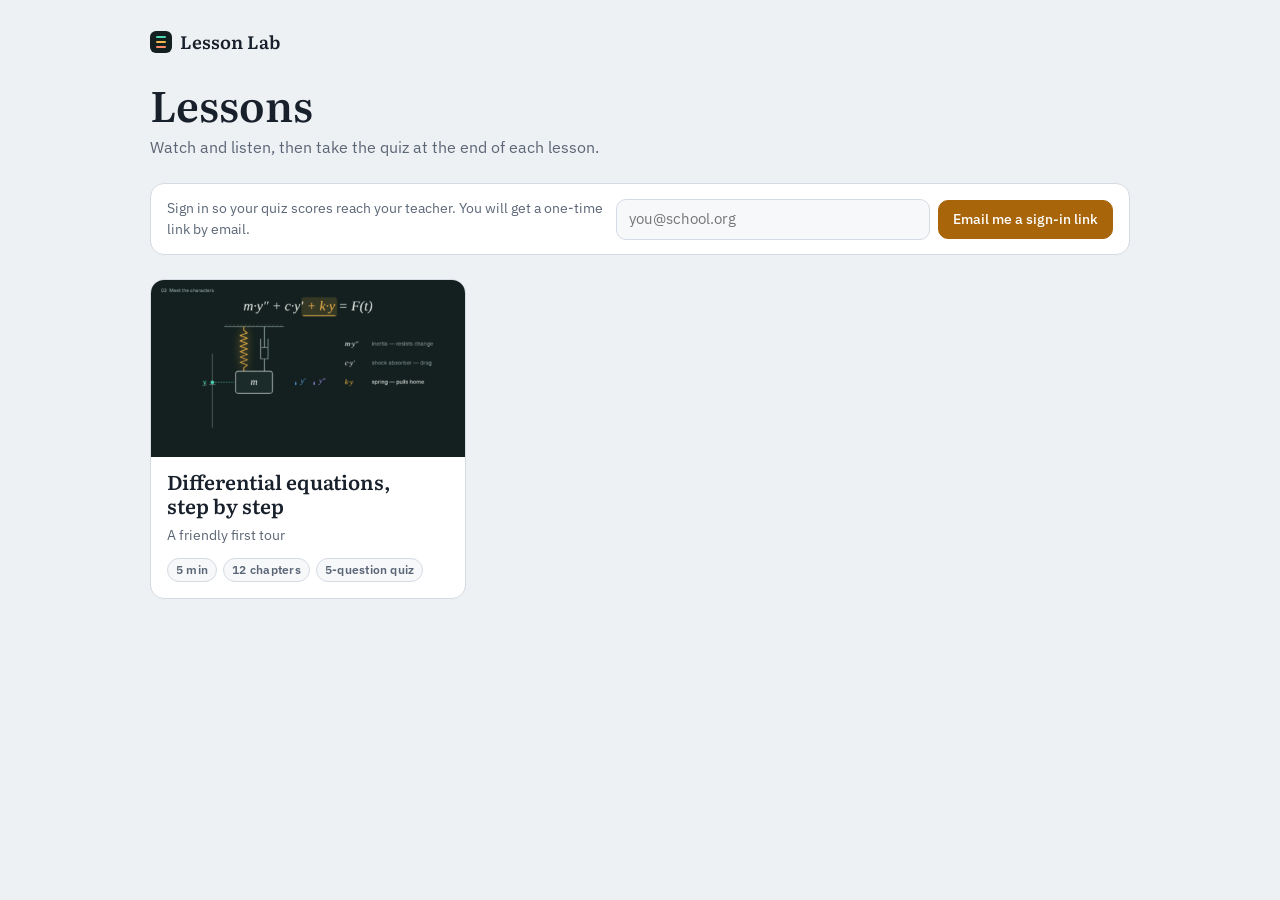
<file: index.html>
<!doctype html>
<html lang="en">
<head>
<meta charset="utf-8">
<meta name="viewport" content="width=device-width, initial-scale=1, viewport-fit=cover">
<title>Lessons</title>
<link rel="preconnect" href="https://fonts.googleapis.com">
<link rel="preconnect" href="https://fonts.gstatic.com" crossorigin>
<link rel="stylesheet" href="https://fonts.googleapis.com/css2?family=IBM+Plex+Sans:wght@400;500;600&family=Literata:opsz,wght@7..72,400;7..72,600&family=STIX+Two+Text:ital,wght@0,400;0,600;1,400&display=swap">
<link rel="stylesheet" href="shared/theme.css">
<link rel="stylesheet" href="shared/student.css">
<script src="config.js"></script>
</head>
<body>
<main class="page">
  <div class="topbar">
    <a class="wordmark" href="./"><i></i><span id="siteName">Lesson Lab</span></a>
    <span id="who" class="muted"></span>
  </div>
  <section class="hero">
    <h1 id="title">Lessons</h1>
    <p id="intro">Watch and listen, then take the quiz at the end of each lesson.</p>
  </section>
  <section class="account" id="account" hidden></section>
  <section class="grid" id="grid"></section>
</main>
<script src="shared/students.js"></script>
<script>
const S = window.LessonStudents, cfg = window.LESSON_LAB_CONFIG || {};
const $ = id => document.getElementById(id);
const el = (t, c, x) => { const e = document.createElement(t); if (c) e.className = c; if (x != null) e.textContent = x; return e; };
if (cfg.siteTitle) { $('title').textContent = cfg.siteTitle; document.title = cfg.siteTitle; }
if (cfg.siteIntro) $('intro').textContent = cfg.siteIntro;
if (cfg.teacherName) $('siteName').textContent = cfg.teacherName;

async function renderAccount() {
  const box = $('account'); box.textContent = '';
  if (!S.enabled) { box.hidden = true; return; }
  box.hidden = false;
  const err = S.takeAuthError();
  const u = await S.user();
  if (!u) {
    box.append(el('p', 'note', err ? `That sign-in link didn't work (${err}). Request a new one.` : 'Sign in so your quiz scores reach your teacher. You will get a one-time link by email.'));
    const f = el('form'); const inp = el('input'); inp.type = 'email'; inp.required = true; inp.placeholder = 'you@school.org'; inp.id = 'email'; inp.setAttribute('aria-label', 'Email');
    const b = el('button', 'btn primary', 'Email me a sign-in link'); f.append(inp, b);
    f.onsubmit = async e => { e.preventDefault(); b.disabled = true;
      try { await S.sendLink(inp.value.trim()); box.textContent = ''; box.append(el('p', 'note', `Check ${inp.value.trim()} for a sign-in link, and open it on this device.`)); }
      catch (x) { b.disabled = false; f.append(el('span', 'tag bad', x.message)); } };
    box.append(f); $('who').textContent = '';
    return;
  }
  if (!u.name) {
    box.append(el('p', 'note', 'One more step: tell your teacher who you are.'));
    const f = el('form'); const n = el('input'); n.required = true; n.placeholder = 'Your name'; n.id = 'name'; n.setAttribute('aria-label', 'Your name');
    const c = el('input'); c.placeholder = 'Class code (if you have one)'; c.id = 'classCode'; c.setAttribute('aria-label', 'Class code');
    const b = el('button', 'btn primary', 'Save'); f.append(n, c, b);
    f.onsubmit = async e => { e.preventDefault(); b.disabled = true; try { await S.saveProfile(n.value.trim(), c.value.trim()); renderAccount(); } catch (x) { b.disabled = false; f.append(el('span', 'tag bad', x.message)); } };
    box.append(f); return;
  }
  box.hidden = true;
  $('who').textContent = '';
  $('who').append(document.createTextNode(`Signed in as ${u.name} · `));
  const out = el('button', 'btn quiet', 'Sign out'); out.style.padding = '2px 4px'; out.onclick = () => { S.signOut(); location.reload(); };
  $('who').append(out);
}

async function renderLessons() {
  const grid = $('grid');
  let cat;
  try { cat = await (await fetch('catalog.json', { cache: 'no-store' })).json(); }
  catch { grid.append(el('div', 'empty', 'The lesson list could not be loaded.')); return; }
  if (!cat.lessons.length) { grid.append(el('div', 'empty', 'No lessons have been published yet.')); return; }
  const attempts = await S.myAttempts(), prog = S.local.progress();
  for (const l of cat.lessons) {
    const a = el('a', 'card'); a.href = `lesson.html?l=${encodeURIComponent(l.slug)}`;
    if (l.cover) { const img = el('img', 'thumb'); img.src = `lessons/${l.slug}/${l.cover}`; img.alt = ''; img.loading = 'lazy'; a.append(img); }
    else a.append(el('span', 'thumb'));
    a.append(el('h2', '', l.title));
    if (l.subtitle) a.append(el('p', '', l.subtitle));
    const meta = el('div', 'meta');
    meta.append(el('span', 'tag', `${Math.max(1, Math.round(l.duration / 60))} min`), el('span', 'tag', `${l.chapters} chapters`));
    if (l.questions) meta.append(el('span', 'tag', `${l.questions}-question quiz`));
    const mine = attempts.filter(x => x.slug === l.slug);
    if (mine.length) { const best = mine.reduce((b, x) => (x.score / x.total > b.score / b.total ? x : b));
      meta.append(el('span', 'tag ' + (best.score === best.total ? 'good' : 'warn'), `Best ${best.score}/${best.total}`)); }
    else if (prog[l.slug]?.completed) meta.append(el('span', 'tag good', 'Watched'));
    else if (prog[l.slug]?.pct > .05) meta.append(el('span', 'tag warn', `${Math.round(prog[l.slug].pct * 100)}% watched`));
    a.append(meta);
    grid.append(a);
  }
}
renderAccount(); renderLessons();
</script>
</body>
</html>
</file>
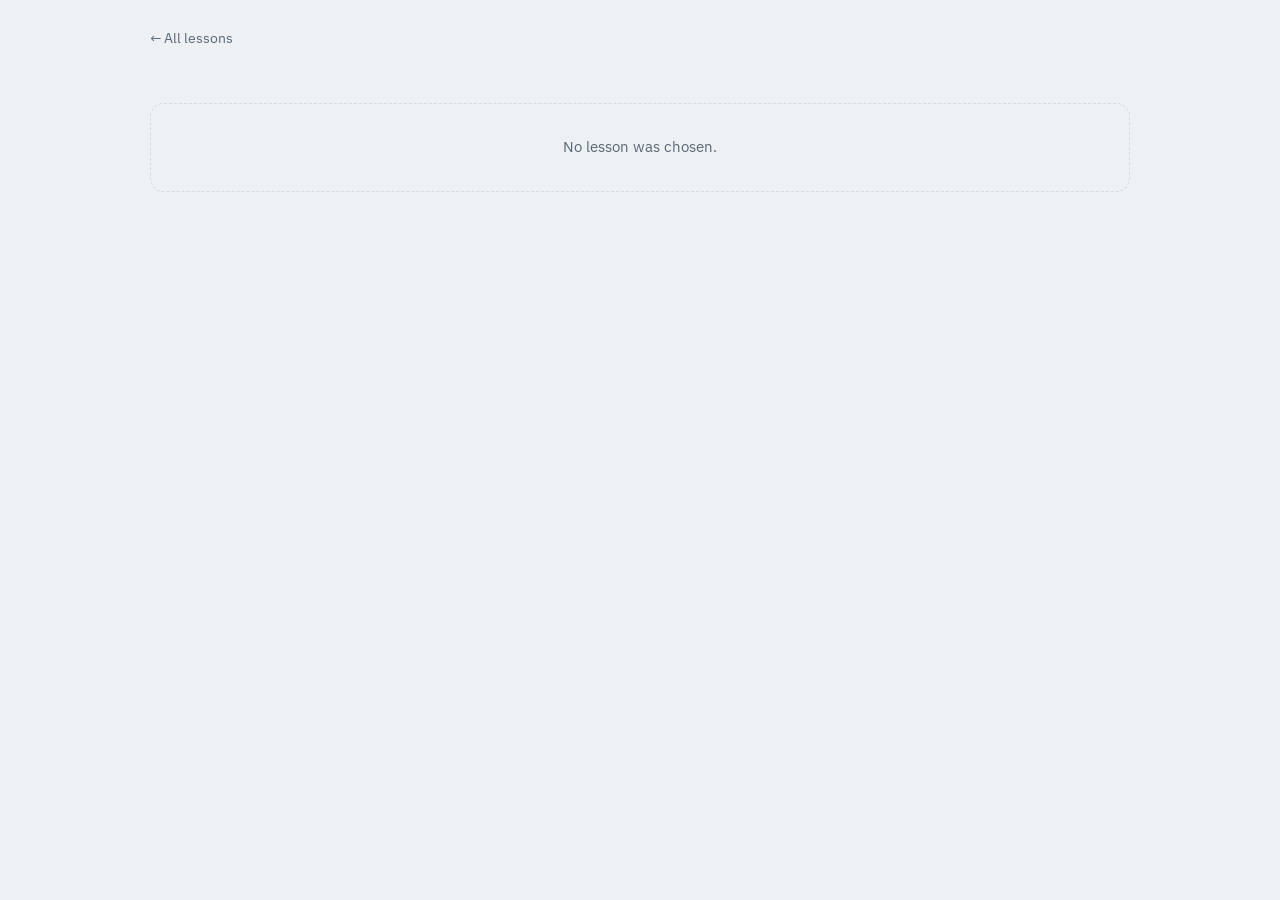
<file: lesson.html>
<!doctype html>
<html lang="en">
<head>
<meta charset="utf-8">
<meta name="viewport" content="width=device-width, initial-scale=1, viewport-fit=cover">
<title>Lesson</title>
<link rel="preconnect" href="https://fonts.googleapis.com">
<link rel="preconnect" href="https://fonts.gstatic.com" crossorigin>
<link rel="stylesheet" href="https://fonts.googleapis.com/css2?family=IBM+Plex+Sans:wght@400;500;600&family=Literata:opsz,wght@7..72,400;7..72,600&family=STIX+Two+Text:ital,wght@0,400;0,600;1,400&display=swap">
<link rel="stylesheet" href="shared/theme.css">
<link rel="stylesheet" href="shared/player.css">
<link rel="stylesheet" href="shared/student.css">
<script src="config.js"></script>
</head>
<body>
<main class="page">
  <div class="topbar"><a class="back" id="back" href="./">← All lessons</a><span id="who" class="muted"></span></div>
  <section class="hero"><h1 id="title"></h1><p id="subtitle"></p></section>
  <div id="player"></div>
  <section class="quiz-section" id="quizSection" hidden>
    <header><h2>Quiz</h2><button class="btn primary" id="startQuiz">Take the quiz</button></header>
    <div id="quiz" hidden></div>
  </section>
</main>
<script src="shared/students.js"></script>
<script src="shared/quiz.js"></script>
<script src="shared/player.js"></script>
<script>
(async () => {
  const S = window.LessonStudents, params = new URLSearchParams(location.search), slug = params.get('l');
  const preview = params.has('preview');   // tutor-mode preview: no score saving, no back link
  const base = `lessons/${encodeURIComponent(slug)}/`, bust = preview ? `?v=${Date.now()}` : '';
  const $ = id => document.getElementById(id);
  if (preview) { document.body.classList.add('embed'); $('back').hidden = true; $('who').hidden = true; document.querySelector('.hero').hidden = true; }
  const fail = msg => { $('player').textContent = msg; $('player').className = 'empty'; };
  if (!slug) return fail('No lesson was chosen.');
  let timeline, quiz = null, meta = {};
  try { timeline = await (await fetch(base + 'timeline.json' + bust, { cache: 'no-store' })).json(); }
  catch { return fail('This lesson has no audio yet. Build it in tutor mode first.'); }
  try { const r = await fetch(base + 'quiz.json' + bust, { cache: 'no-store' }); if (r.ok) quiz = await r.json(); } catch {}
  try { const r = await fetch(base + 'meta.json' + bust, { cache: 'no-store' }); if (r.ok) meta = await r.json(); } catch {}
  document.title = timeline.title; $('title').textContent = timeline.title; $('subtitle').textContent = timeline.subtitle || '';
  await new Promise((ok, bad) => { const s = document.createElement('script'); s.src = base + 'scenes.js' + bust; s.onload = ok; s.onerror = bad; document.body.append(s); })
    .catch(() => fail('This lesson\'s animations could not be loaded.'));
  const hasQuiz = quiz && quiz.questions && quiz.questions.length;
  const startQuiz = () => {
    $('quizSection').hidden = false; $('quiz').hidden = false; $('startQuiz').hidden = true;
    LessonQuiz.mount($('quiz'), { quiz, onComplete: r => preview ? 'Preview only: scores are not saved.' :
      S.recordAttempt({ slug, title: timeline.title, version: meta.version, watchedPct: maxPct, ...r }) });
    $('quizSection').scrollIntoView({ behavior: 'smooth', block: 'start' });
  };
  const player = LessonPlayer.mount($('player'), {
    timeline, audioUrl: base + 'lesson.mp3' + bust, onQuiz: hasQuiz ? startQuiz : null,
    onError: preview ? (msg, scene, t) => parent.postMessage({ type: 'lesson-lab:scene-error', msg, scene, t }, '*') : null,
  });
  window.__player = player;
  if (hasQuiz) { $('quizSection').hidden = false; $('startQuiz').onclick = startQuiz; }
  // viewing progress: counts each second actually played, so skipping ahead doesn't count as watching
  const seen = new Set(), totalSec = Math.max(1, Math.ceil(timeline.duration));
  let maxPct = 0, lastSent = 0, prevT = 0;
  player.audio.addEventListener('timeupdate', () => {
    const t = player.audio.currentTime;
    if (!player.audio.paused && t >= prevT && t - prevT < 1.5) for (let k = Math.floor(prevT); k <= Math.floor(t); k++) seen.add(k);
    prevT = t;
    maxPct = Math.min(1, seen.size / totalSec);
    if (!preview && Date.now() - lastSent > 15000) { lastSent = Date.now(); S.recordProgress(slug, maxPct, false); }
  });
  player.audio.addEventListener('seeked', () => { prevT = player.audio.currentTime; });
  player.audio.addEventListener('ended', () => { if (!preview) S.recordProgress(slug, maxPct, maxPct > .9); });
  if (preview) {
    window.addEventListener('message', e => { if (e.data?.type === 'lesson-lab:seek') player.preview(e.data.t); });
    parent.postMessage({ type: 'lesson-lab:ready' }, '*');
  }
  if (!preview && S.enabled) { const u = await S.user(); if (u) $('who').textContent = `Signed in as ${u.name || u.email}`; }
})();
</script>
</body>
</html>
</file>
<file: shared/theme.css>
/* Lesson Lab theme: a lecture room. Slate board for lessons, quiet paper-blue chrome around it, one amber accent. */
:root {
  --page: #eef1f4; --surface: #ffffff; --surface-2: #f6f8fa; --ink: #18202b; --muted: #5b6676; --line: #d5dbe3;
  --accent: #a8650a; --accent-ink: #ffffff; --accent-soft: #f6e3bf; --unspoken: #a3acb9;
  --good: #2f7d32; --good-soft: #dff0dc; --bad: #b3261e; --bad-soft: #f8dedb; --info-soft: #e3edf7;
  --slate: #13201f;
  --f-display: "Literata", Georgia, "Times New Roman", serif;
  --f-ui: "IBM Plex Sans", system-ui, -apple-system, "Segoe UI", sans-serif;
  --f-mono: "IBM Plex Mono", ui-monospace, "SF Mono", Menlo, monospace;
}
@media (prefers-color-scheme: dark) { :root:not([data-theme="light"]) {
  --page: #0c1214; --surface: #141c1f; --surface-2: #10171a; --ink: #e8eef0; --muted: #93a1a8; --line: #26343a;
  --accent: #f2b84b; --accent-ink: #1a1408; --accent-soft: #3d2f12; --unspoken: #5e6c73;
  --good: #8fdc72; --good-soft: #1d3319; --bad: #ff8a80; --bad-soft: #3a1a18; --info-soft: #172631; color-scheme: dark } }
:root[data-theme="dark"] {
  --page: #0c1214; --surface: #141c1f; --surface-2: #10171a; --ink: #e8eef0; --muted: #93a1a8; --line: #26343a;
  --accent: #f2b84b; --accent-ink: #1a1408; --accent-soft: #3d2f12; --unspoken: #5e6c73;
  --good: #8fdc72; --good-soft: #1d3319; --bad: #ff8a80; --bad-soft: #3a1a18; --info-soft: #172631; color-scheme: dark }
[hidden] { display: none !important; }
body { background: var(--page); color: var(--ink); font-family: var(--f-ui); font-size: 15px; line-height: 1.5; margin: 0; }
h1, h2, h3 { font-family: var(--f-display); font-weight: 600; line-height: 1.2; text-wrap: balance; margin: 0; }
button, input, select, textarea { font: inherit; color: inherit; }
.btn { display: inline-flex; align-items: center; gap: 8px; border: 1px solid var(--line); background: var(--surface); color: var(--ink);
  border-radius: 10px; padding: 8px 14px; cursor: pointer; font-size: 14px; font-weight: 500; text-decoration: none; }
.btn:hover { border-color: var(--muted); }
.btn.primary { background: var(--accent); border-color: var(--accent); color: var(--accent-ink); }
.btn.quiet { border-color: transparent; background: transparent; }
.btn:disabled { opacity: .5; cursor: default; }
:focus-visible { outline: 2px solid var(--accent); outline-offset: 2px; }
.muted { color: var(--muted); }
.tag { display: inline-block; font-size: 12px; font-weight: 600; letter-spacing: .02em; padding: 2px 8px; border-radius: 999px; background: var(--surface-2); color: var(--muted); border: 1px solid var(--line); }
.tag.good { background: var(--good-soft); color: var(--good); border-color: transparent; }
.tag.warn { background: var(--accent-soft); color: var(--accent); border-color: transparent; }
.tag.bad { background: var(--bad-soft); color: var(--bad); border-color: transparent; }
</file>
<file: shared/student.css>
.page { max-width: 980px; margin: 0 auto; padding-block: 28px 64px; padding-left: max(16px, env(safe-area-inset-left, 0px)); padding-right: max(16px, env(safe-area-inset-right, 0px)); display: grid; gap: 24px; }
.topbar { display: flex; align-items: center; justify-content: space-between; gap: 12px; flex-wrap: wrap; }
.wordmark { font-family: var(--f-display); font-weight: 600; font-size: 18px; color: var(--ink); text-decoration: none; display: inline-flex; gap: 8px; align-items: center; }
.wordmark i { width: 22px; height: 22px; border-radius: 6px; background: var(--slate); display: inline-grid; place-items: center; }
.wordmark i::after { content: ""; width: 10px; height: 2px; background: #f2b84b; box-shadow: 0 -5px 0 #4fd6b4, 0 5px 0 #ff8a65; border-radius: 1px; }
.back { color: var(--muted); text-decoration: none; font-size: 14px; }
.back:hover { color: var(--ink); }
.hero h1 { font-size: clamp(28px, 5vw, 42px); }
.hero p { margin: 6px 0 0; color: var(--muted); font-size: 16px; max-width: 60ch; }
.account { border: 1px solid var(--line); background: var(--surface); border-radius: 14px; padding: 14px 16px; display: flex; gap: 12px; align-items: center; flex-wrap: wrap; }
.account form { display: flex; gap: 8px; flex-wrap: wrap; align-items: center; flex: 1 1 320px; }
.account input { flex: 1 1 180px; min-width: 0; border: 1px solid var(--line); background: var(--surface-2); border-radius: 10px; padding: 8px 12px; }
.account .note { flex: 1 1 260px; margin: 0; color: var(--muted); font-size: 14px; }
.grid { display: grid; grid-template-columns: repeat(auto-fill, minmax(min(100%, 280px), 1fr)); gap: 16px; }
.card { display: grid; gap: 8px; align-content: start; text-decoration: none; color: inherit; border: 1px solid var(--line); background: var(--surface);
  border-radius: 14px; padding: 0 0 16px; overflow: hidden; transition: border-color .15s, transform .15s; }
.card:hover { border-color: var(--accent); transform: translateY(-2px); }
.card .thumb { aspect-ratio: 16 / 9; background: var(--slate); display: block; width: 100%; }
.card h2 { font-size: 20px; padding: 4px 16px 0; }
.card p { margin: 0; padding: 0 16px; color: var(--muted); font-size: 14px; }
.card .meta { display: flex; gap: 6px; flex-wrap: wrap; padding: 4px 16px 0; }
.empty { border: 1px dashed var(--line); border-radius: 14px; padding: 32px; text-align: center; color: var(--muted); }
.quiz-section { display: grid; gap: 14px; border-top: 1px solid var(--line); padding-top: 24px; }
.quiz-section header { display: flex; justify-content: space-between; align-items: center; gap: 12px; flex-wrap: wrap; }
.quiz-section h2 { font-size: 24px; }
/* quiz */
.qz { display: grid; gap: 14px; border: 1px solid var(--line); background: var(--surface); border-radius: 14px; padding: 20px; }
.qz-head { display: flex; justify-content: space-between; align-items: center; gap: 12px; }
.qz-count { margin: 0; color: var(--muted); font-size: 13px; font-weight: 600; letter-spacing: .02em; }
.qz-dots { display: flex; gap: 6px; }
.qz-dot { width: 10px; height: 10px; border-radius: 50%; background: var(--line); }
.qz-dot.cur { background: var(--accent); }
.qz-dot.right { background: var(--good); }
.qz-dot.wrong { background: var(--bad); }
.qz-prompt { font-family: var(--f-display); font-size: clamp(19px, 2.5vw, 23px); line-height: 1.45; margin: 0; }
.qz-options { display: grid; gap: 10px; }
.qz-opt { display: flex; gap: 12px; align-items: flex-start; text-align: left; border: 1.5px solid var(--line); background: var(--surface-2);
  border-radius: 12px; padding: 12px 14px; cursor: pointer; font-size: 16px; line-height: 1.45; }
.qz-opt:hover:not(:disabled) { border-color: var(--accent); }
.qz-opt:disabled { cursor: default; }
.qz-letter { flex: none; width: 26px; height: 26px; border-radius: 50%; display: grid; place-items: center; font-size: 13px; font-weight: 600; background: var(--surface); border: 1px solid var(--line); }
.qz-opt.right { border-color: var(--good); background: var(--good-soft); }
.qz-opt.right .qz-letter { background: var(--good); color: var(--surface); border-color: var(--good); }
.qz-opt.wrong { border-color: var(--bad); background: var(--bad-soft); }
.qz-opt.wrong .qz-letter { background: var(--bad); color: var(--surface); border-color: var(--bad); }
.qz-feedback { border-radius: 12px; padding: 12px 14px; font-size: 15.5px; line-height: 1.5; }
.qz-feedback.right { background: var(--good-soft); }
.qz-feedback.right strong { color: var(--good); }
.qz-feedback.wrong { background: var(--bad-soft); }
.qz-feedback.wrong strong { color: var(--bad); }
.qz-hint { margin: 0; color: var(--muted); font-style: italic; }
.qz-foot { display: flex; justify-content: flex-end; gap: 8px; }
.qz-result { display: grid; gap: 6px; justify-items: start; }
.qz-big { font-family: var(--f-display); font-size: 48px; font-weight: 600; margin: 0; line-height: 1.1; font-variant-numeric: tabular-nums; }
.qz-msg { margin: 0 0 4px; font-size: 17px; }
.qz-status { margin: 0 0 8px; font-size: 14px; }
.qz-status.bad { color: var(--bad); }

/* tutor-mode preview inside an iframe */
.embed { background: transparent; }
.embed .page { padding: 0; max-width: none; gap: 18px; }
.embed .topbar { display: none; }
</file>
<file: shared/player.css>
.lp { display: grid; gap: 18px; }
.lp-stage { position: relative; width: 100%; max-width: 100%; aspect-ratio: 16 / 9; border-radius: 14px; overflow: hidden; background: var(--slate); }
.lp-stage canvas { width: 100%; height: 100%; display: block; cursor: pointer; }
.lp-bigplay { position: absolute; inset: 0; margin: auto; width: 96px; height: 96px; border-radius: 50%; border: 2px solid #f2b84b;
  background: rgba(19, 32, 31, .72); color: #f2b84b; cursor: pointer; display: grid; place-items: center; transition: transform .15s; }
.lp-bigplay:hover { transform: scale(1.05); }
.lp-end { position: absolute; right: 16px; bottom: 16px; display: flex; gap: 10px; flex-wrap: wrap; justify-content: flex-end; }
.lp-end button { border: 1.5px solid #f2b84b; background: rgba(19, 32, 31, .86); color: #f2b84b; border-radius: 999px; padding: 9px 16px;
  font-weight: 600; font-size: 14px; cursor: pointer; display: inline-flex; gap: 8px; align-items: center; }
.lp-end button.solid { background: #f2b84b; color: #1a1408; }
.lp-caption { font-family: var(--f-display); font-size: clamp(18px, 2.4vw, 23px); line-height: 1.55; min-height: 3.2em; color: var(--ink); text-wrap: pretty; }
.lp-caption span { transition: color .12s, background-color .12s; border-radius: 4px; padding: 0 2px; margin: 0 -2px; }
.lp-caption .fut { color: var(--unspoken); }
.lp-caption .now { background: var(--accent-soft); color: var(--ink); box-shadow: 0 2px 0 var(--accent); }
.lp-controls { display: flex; align-items: center; gap: 14px; flex-wrap: wrap; }
.lp-play { width: 44px; height: 44px; border-radius: 50%; border: 0; background: var(--accent); color: var(--page); cursor: pointer; display: grid; place-items: center; flex: none; }
.lp-time { font-variant-numeric: tabular-nums; color: var(--muted); font-size: 13px; min-width: 88px; }
.lp-track { position: relative; flex: 1 1 260px; height: 28px; cursor: pointer; touch-action: none; min-width: 0; }
.lp-track .rail { position: absolute; left: 0; right: 0; top: 12px; height: 4px; border-radius: 2px; background: var(--line); }
.lp-track .fill { position: absolute; left: 0; top: 12px; height: 4px; border-radius: 2px; background: var(--accent); }
.lp-track .tick { position: absolute; top: 8px; width: 2px; height: 12px; background: var(--page); }
.lp-track .knob { position: absolute; top: 6px; width: 16px; height: 16px; margin-left: -8px; border-radius: 50%; background: var(--accent); box-shadow: 0 0 0 3px var(--page); }
.lp select { font-size: 13px; color: var(--ink); background: var(--surface); border: 1px solid var(--line); border-radius: 8px; padding: 6px 8px; }
.lp-chapters { list-style: none; margin: 0; padding: 0; display: flex; flex-wrap: wrap; gap: 8px; }
.lp-chapters button { font-size: 13px; color: var(--muted); background: var(--surface); border: 1px solid var(--line); border-radius: 999px;
  padding: 5px 12px 5px 8px; cursor: pointer; display: inline-flex; gap: 6px; align-items: baseline; }
.lp-chapters button b { font-weight: 600; font-variant-numeric: tabular-nums; color: var(--unspoken); font-size: 12px; }
.lp-chapters button.cur { color: var(--ink); border-color: var(--accent); }
.lp-chapters button.cur b { color: var(--accent); }
.lp-chapters button.done b { color: var(--muted); }
.lp-hint { color: var(--muted); font-size: 12.5px; margin: 0; }
@media (prefers-reduced-motion: reduce) { .lp-caption span, .lp-bigplay { transition: none; } }
</file>
